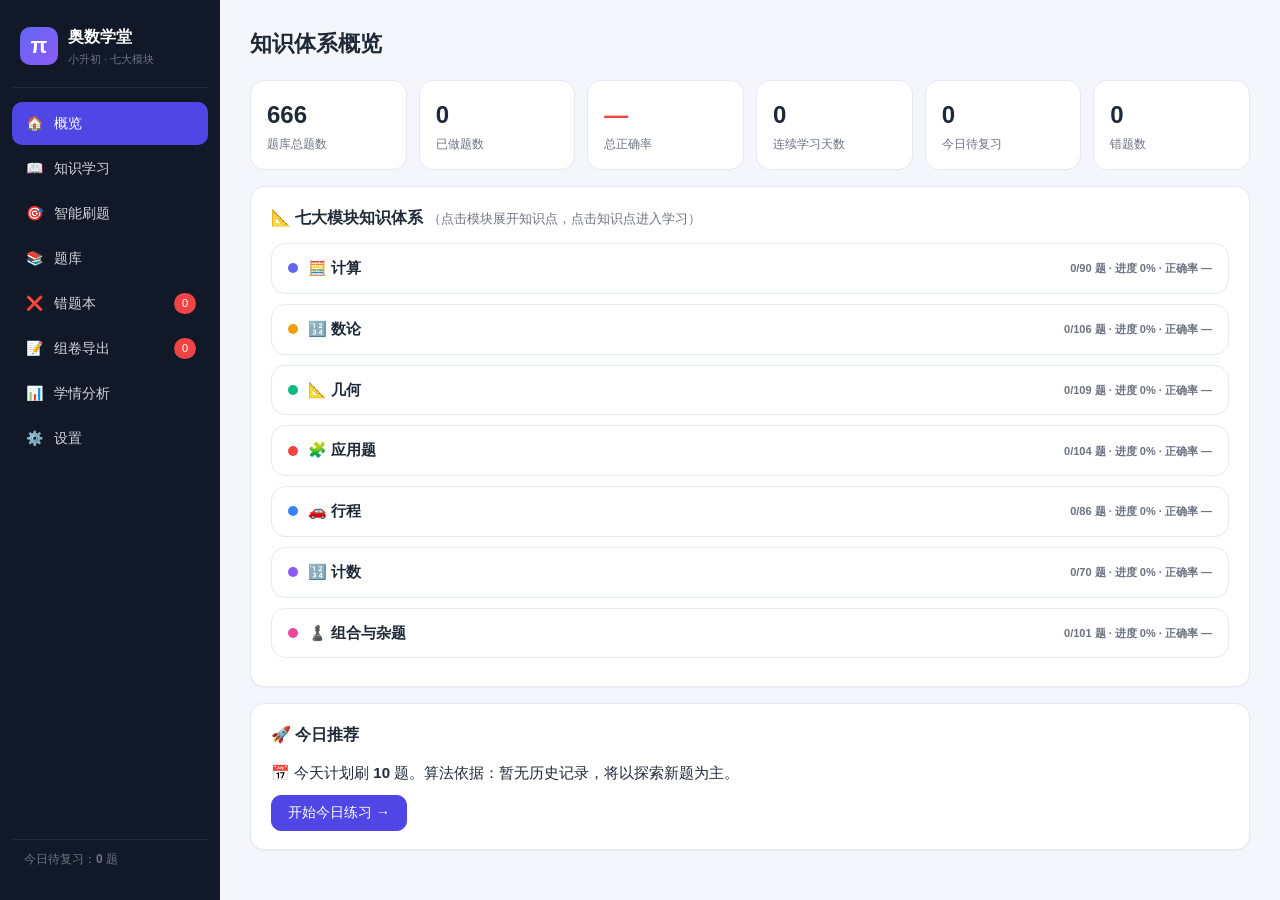
<file: index.html>
<!DOCTYPE html>
<html lang="zh-CN">
<head>
<meta charset="UTF-8">
<meta name="viewport" content="width=device-width, initial-scale=1.0">
<title>小升初奥数学习平台 · 智能刷题与知识体系</title>
<link rel="stylesheet" href="css/style.css">
<script src="js/vendor/echarts.min.js"></script>
</head>
<body>
<div class="layout">
  <aside class="sidebar" id="sidebar">
    <div class="brand">
      <div class="brand-logo">π</div>
      <div>
        <div class="brand-name">奥数学堂</div>
        <div class="brand-sub">小升初 · 七大模块</div>
      </div>
    </div>
    <nav class="nav">
      <a class="nav-item active" data-page="overview"><span class="nav-ico">🏠</span>概览</a>
      <a class="nav-item" data-page="study"><span class="nav-ico">📖</span>知识学习</a>
      <a class="nav-item" data-page="practice"><span class="nav-ico">🎯</span>智能刷题</a>
      <a class="nav-item" data-page="bank"><span class="nav-ico">📚</span>题库</a>
      <a class="nav-item" data-page="wrong"><span class="nav-ico">❌</span>错题本<span class="nav-badge" id="wrongBadge">0</span></a>
      <a class="nav-item" data-page="paper"><span class="nav-ico">📝</span>组卷导出<span class="nav-badge" id="paperBadge">0</span></a>
      <a class="nav-item" data-page="analytics"><span class="nav-ico">📊</span>学情分析</a>
      <a class="nav-item" data-page="settings"><span class="nav-ico">⚙️</span>设置</a>
    </nav>
    <div class="sidebar-foot" id="sidebarFoot">今日待复习：<b id="dueCount">0</b> 题</div>
  </aside>

  <main class="main" id="main">
    <!-- 概览 -->
    <section class="page active" id="page-overview">
      <h1 class="page-title">知识体系概览</h1>
      <div class="stat-cards" id="statCards"></div>
      <div class="card">
        <div class="card-title">📐 七大模块知识体系 <span class="muted">（点击模块展开知识点，点击知识点进入学习）</span></div>
        <div id="overviewTree" class="overview-tree"></div>
      </div>
      <div class="card">
        <div class="card-title">🚀 今日推荐</div>
        <div id="todaySuggest"></div>
      </div>
    </section>

    <!-- 知识学习 -->
    <section class="page" id="page-study">
      <h1 class="page-title">知识学习 · 交互式教材</h1>
      <div class="study-layout">
        <div class="study-tree card" id="studyTree"></div>
        <div class="study-content card" id="studyContent"></div>
      </div>
    </section>

    <!-- 智能刷题 -->
    <section class="page" id="page-practice">
      <h1 class="page-title">智能刷题</h1>
      <div class="practice-modes">
        <div class="card mode-card">
          <div class="card-title">🤖 算法推荐刷题</div>
          <p class="muted">基于记忆曲线（间隔重复）+ 知识体系进度 + 薄弱环节加权，为你自动组卷。</p>
          <div class="mode-row"><label>今日推荐题数</label><input type="number" id="algoCount" min="1" max="50" value="10"></div>
          <button class="btn primary" id="btnAlgoStart">生成今日练习</button>
          <div class="muted small" id="algoExplain"></div>
        </div>
        <div class="card mode-card">
          <div class="card-title">🔍 自主选题刷题</div>
          <p class="muted">自己指定模块、知识点与难度，从题库自由组卷。</p>
          <div class="mode-row"><label>模块</label><select id="selModule"></select></div>
          <div class="mode-row"><label>知识点</label><select id="selTopic"></select></div>
          <div class="mode-row"><label>难度</label><select id="selDiff"><option value="0">全部</option><option value="1">1星</option><option value="2">2星</option><option value="3">3星</option><option value="4">4星</option><option value="5">5星</option></select></div>
          <div class="mode-row"><label>题数</label><input type="number" id="selCount" min="1" max="50" value="10"></div>
          <div class="mode-row"><label><input type="checkbox" id="selWrongOnly"> 仅错题</label></div>
          <button class="btn" id="btnSelfStart">开始练习</button>
        </div>
      </div>
      <div class="card" id="practiceArea" style="display:none"></div>
    </section>

    <!-- 题库 -->
    <section class="page" id="page-bank">
      <h1 class="page-title">题库 <span class="muted small" id="bankCount"></span></h1>
      <div class="filters card">
        <input type="text" id="bankSearch" placeholder="搜索题干关键词…">
        <select id="bankModule"></select>
        <select id="bankTopic"></select>
        <select id="bankDiff"><option value="0">全部难度</option><option value="1">1星</option><option value="2">2星</option><option value="3">3星</option><option value="4">4星</option><option value="5">5星</option></select>
        <select id="bankStatus"><option value="all">全部状态</option><option value="done">已做</option><option value="undone">未做</option><option value="wrong">错题</option></select>
        <select id="bankSort" title="排序方式">
          <option value="knowledge">知识体系顺序</option>
          <option value="diffAsc">难度从低到高</option>
          <option value="diffDesc">难度从高到低</option>
          <option value="id">题库编号</option>
        </select>
      </div>
      <div id="bankList"></div>
    </section>

    <!-- 组卷导出 -->
    <section class="page" id="page-paper">
      <h1 class="page-title">组卷与导出</h1>
      <div class="card">
        <div class="card-title">🎲 一键组卷</div>
        <p class="muted">按模块、知识点、难度自动从题库抽取题目加入试卷。</p>
        <div class="mode-row"><label>模块</label><select id="paperModule"></select></div>
        <div class="mode-row"><label>知识点</label><select id="paperTopic"></select></div>
        <div class="mode-row"><label>难度</label><select id="paperDiff"><option value="0">全部</option><option value="1">1星</option><option value="2">2星</option><option value="3">3星</option><option value="4">4星</option><option value="5">5星</option></select></div>
        <div class="mode-row"><label>抽取题数</label><input type="number" id="paperCount" min="1" max="50" value="10"></div>
        <button class="btn primary" id="btnGenPaper">随机组卷 → 加入试卷</button>
      </div>
      <div class="card">
        <div class="card-title">📄 我的试卷 <span class="muted small" id="paperStat"></span></div>
        <div class="mode-row"><label>试卷标题</label><input type="text" id="paperTitle" value="小升初奥数测试卷"></div>
        <div class="mode-row"><label><input type="checkbox" id="paperWithAns" checked> 导出时附带答案解析</label></div>
        <div class="mode-row"><label><input type="checkbox" id="paperWithSrc" checked> 标注题目来源</label></div>
        <p class="muted small">A卷为学生版（无答案，含答题留白）；B卷为家长版（题号对应，附答案解析）。</p>
        <div style="display:flex;gap:10px;flex-wrap:wrap">
          <button class="btn" id="btnExportA">📄 导出 A卷 Word（学生版）</button>
          <button class="btn" id="btnExportB">📝 导出 B卷 Word（家长版）</button>
          <button class="btn" id="btnExportPdf">🖨️ 导出 PDF（A卷+B卷答案）</button>
          <button class="btn danger sm" id="btnClearPaper">清空试卷</button>
        </div>
      </div>
      <div id="paperList"></div>
    </section>

    <!-- 错题本 -->
    <section class="page" id="page-wrong">
      <h1 class="page-title">错题本</h1>
      <div class="card"><div class="card-title">📌 我的错题 <span class="muted small" id="wrongStat"></span></div>
        <button class="btn" id="btnWrongRedo">重做全部错题</button>
      </div>
      <div id="wrongList"></div>
    </section>

    <!-- 学情分析 -->
    <section class="page" id="page-analytics">
      <h1 class="page-title">学情分析 · 数据可视化</h1>
      <div class="grid2">
        <div class="card"><div class="card-title">📈 每日刷题量与正确率（近30天）</div><div class="chart" id="chartDaily"></div></div>
        <div class="card"><div class="card-title">🕸️ 七大模块能力雷达</div><div class="chart" id="chartRadar"></div></div>
        <div class="card"><div class="card-title">📊 各模块学习进度与刷题量</div><div class="chart" id="chartProgress"></div></div>
        <div class="card"><div class="card-title">🎯 各模块错误率</div><div class="chart" id="chartError"></div></div>
      </div>
      <div class="card">
        <div class="card-title">🧭 阿基米德提问式诊断 · 自主优化</div>
        <div id="archimedes"></div>
      </div>
      <div class="card">
        <div class="card-title">🗂️ 知识点强弱明细</div>
        <div id="strengthTable"></div>
      </div>
    </section>

    <!-- 设置 -->
    <section class="page" id="page-settings">
      <h1 class="page-title">设置</h1>
      <div class="card">
        <div class="card-title">⚙️ 学习偏好</div>
        <div class="mode-row"><label>每天刷题数（算法推荐）</label><input type="number" id="setDaily" min="1" max="100"></div>
        <div class="mode-row"><label>算法探索度（新题占比倾向 0-10，越高越爱出新题）</label><input type="range" id="setExplore" min="0" max="10" step="1"><span id="setExploreVal"></span></div>
        <button class="btn primary" id="btnSaveSettings">保存设置</button>
      </div>
      <div class="card">
        <div class="card-title">💾 数据管理</div>
        <p class="muted">学习记录保存在浏览器本地（localStorage）。换设备请导出导入。</p>
        <button class="btn" id="btnExport">导出数据</button>
        <button class="btn" id="btnImport">导入数据</button>
        <input type="file" id="fileImport" accept=".json" style="display:none">
        <button class="btn danger" id="btnReset">清空所有数据</button>
      </div>
      <div class="card"><div class="card-title">ℹ️ 关于</div><p class="muted">本站为小升初奥数自主学习平台，涵盖七大模块知识体系、交互式教材、智能刷题（记忆曲线+知识体系加权）、错题本与学情分析（阿基米德提问法自主优化）。数据仅存本机。</p></div>
    </section>
  </main>
</div>

<!-- 答题弹层 -->
<div class="modal" id="answerModal" style="display:none">
  <div class="modal-box">
    <div class="modal-close" id="answerModalClose">✕</div>
    <div id="answerModalBody"></div>
  </div>
</div>

<script src="js/data-knowledge.js"></script>
<script src="js/data-questions.js"></script>
<script src="js/data-source.js"></script>
<script src="js/figs.js"></script>
<script src="js/storage.js"></script>
<script src="js/algorithm.js"></script>
<script src="js/charts.js"></script>
<script src="js/app.js"></script>
</body>
</html>
</file>
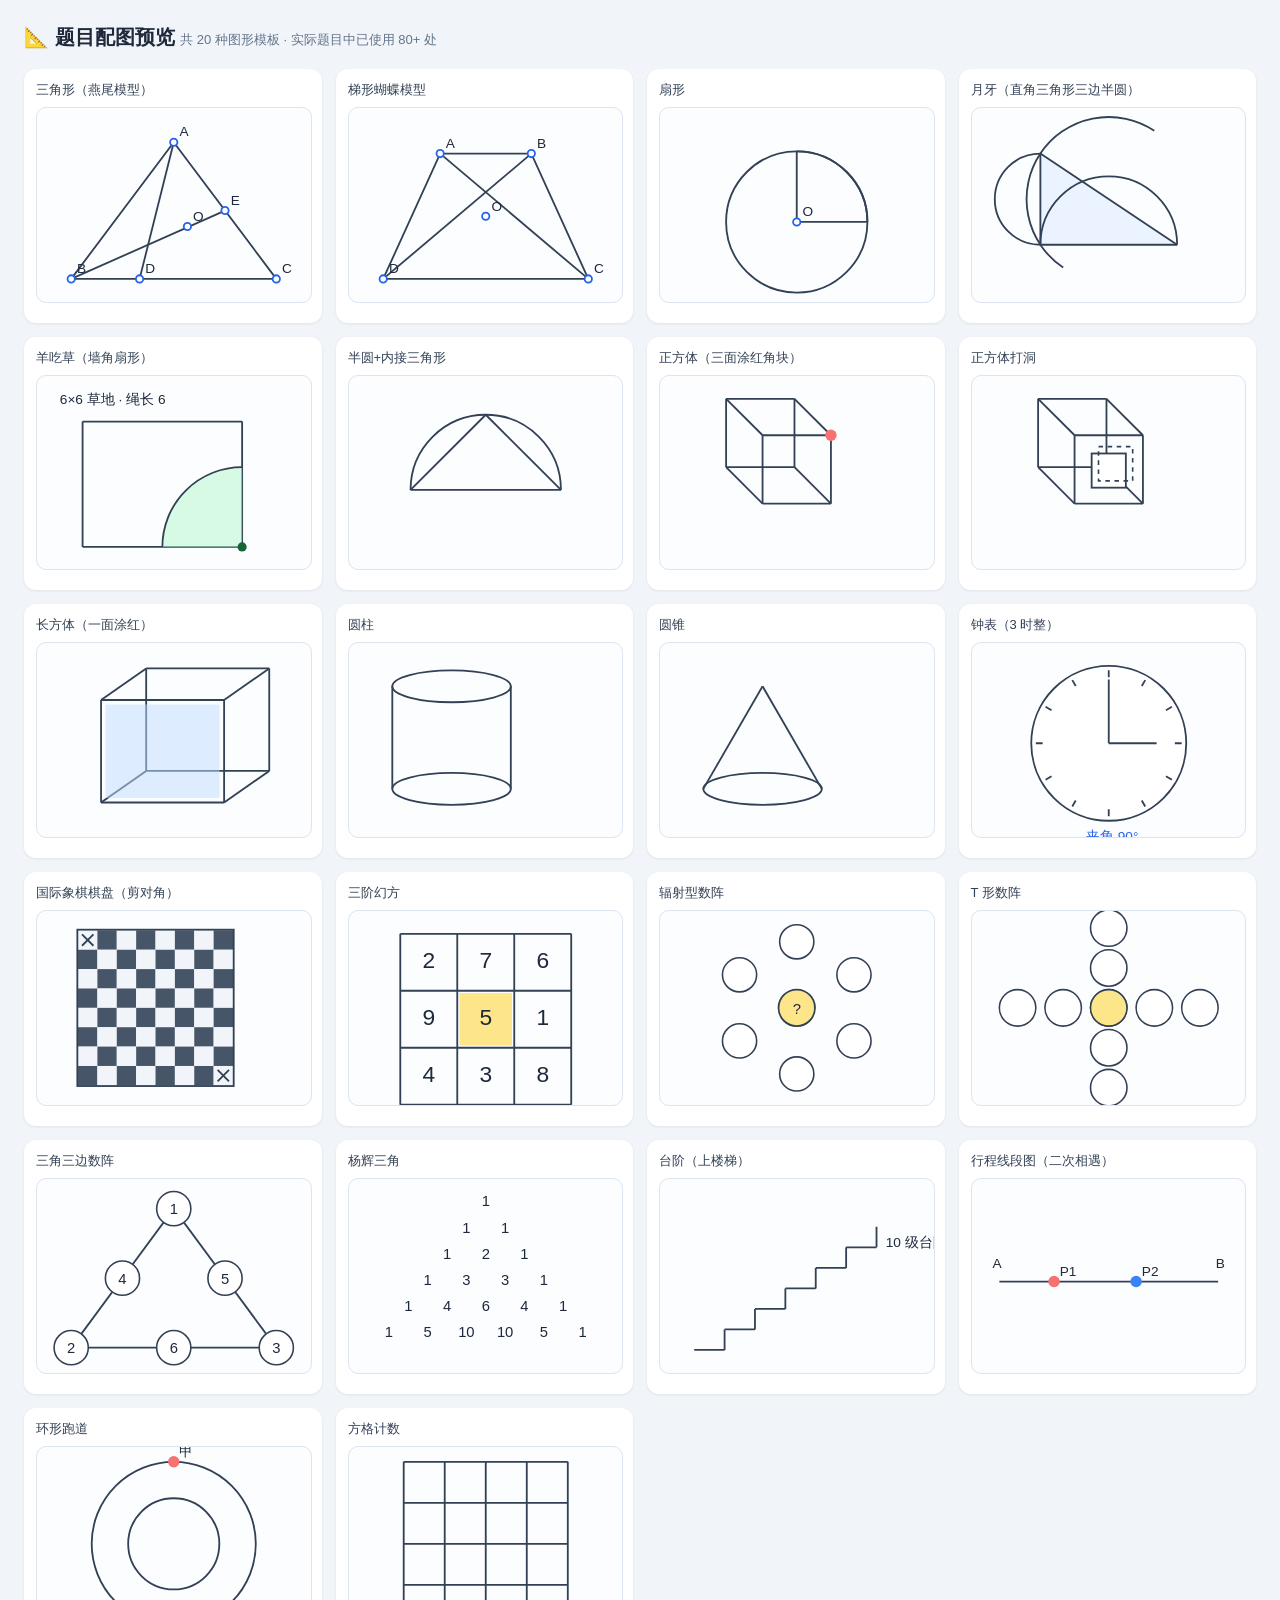
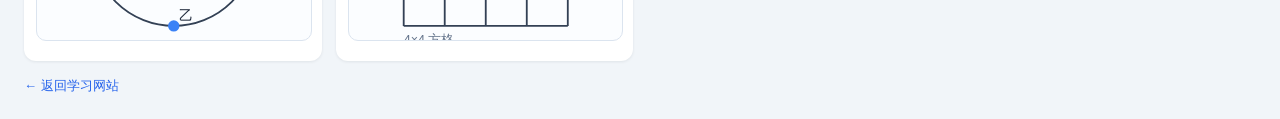
<file: docs/figs-preview.html>
<!DOCTYPE html>
<html lang="zh-CN">
<head>
<meta charset="UTF-8"><meta name="viewport" content="width=device-width,initial-scale=1">
<title>题目配图预览</title>
<style>
body{font-family:Arial,"Microsoft YaHei",sans-serif;background:#f1f5f9;margin:0;padding:24px;color:#1e293b}
h1{font-size:20px;margin:0 0 6px}h1 small{font-size:13px;color:#64748b;font-weight:normal}
.grid{display:grid;grid-template-columns:repeat(auto-fill,minmax(280px,1fr));gap:14px;margin-top:18px}
.card{background:#fff;border-radius:12px;padding:12px;box-shadow:0 1px 3px rgba(15,23,42,.08)}
.card .t{font-size:13px;color:#334155;margin-bottom:4px}
.card svg{width:100%;height:auto}
.back{display:inline-block;margin-top:16px;font-size:13px;color:#2563eb;text-decoration:none}
</style>
</head>
<body>
<h1>📐 题目配图预览 <small>共 20 种图形模板 · 实际题目中已使用 80+ 处</small></h1>
<div class="grid" id="g"></div>
<a class="back" href="../">← 返回学习网站</a>
<script src="../js/figs.js"></script>
<script src="../js/data-questions.js"></script>
<script>
var samples = [
 ['三角形（燕尾模型）',{t:'poly',p:[[120,30,'A'],[30,150,'B'],[210,150,'C']],s:[[120,30,90,150],[30,150,165,90]],pt:[{x:90,y:150,t:'D'},{x:165,y:90,t:'E'},{x:132,y:104,t:'O'}]}],
 ['梯形蝴蝶模型',{t:'poly',p:[[80,40,'A'],[160,40,'B'],[210,150,'C'],[30,150,'D']],s:[[80,40,210,150],[160,40,30,150]],pt:[{x:120,y:95,t:'O'}]}],
 ['扇形',{t:'poly',c:[{x:120,y:100,r:62}],s:[[120,100,120,38],[120,100,182,100]],a:[{x:120,y:100,r:62,a0:-90,a1:0}],pt:[{x:120,y:100,t:'O'}]}],
 ['月牙（直角三角形三边半圆）',{t:'moons'}],
 ['羊吃草（墙角扇形）',{t:'sheep',tag:'6×6 草地 · 绳长 6'}],
 ['半圆+内接三角形',{t:'semi'}],
 ['正方体（三面涂红角块）',{t:'cube',corner:true}],
 ['正方体打洞',{t:'cube',hole:true}],
 ['长方体（一面涂红）',{t:'cuboid',a:6,b:5,c:4,face:true}],
 ['圆柱',{t:'cylcone',kind:'cyl'}],
 ['圆锥',{t:'cylcone',kind:'cone'}],
 ['钟表（3 时整）',{t:'clock',hh:3,mm:0,ang:90}],
 ['国际象棋棋盘（剪对角）',{t:'chess',cut:['tl','br']}],
 ['三阶幻方',{t:'magic',g:[[2,7,6],[9,5,1],[4,3,8]],hl:[1,1]}],
 ['辐射型数阵',{t:'radial',n:6,center:'?'}],
 ['T 形数阵',{t:'tnum'}],
 ['三角三边数阵',{t:'triRing',vals:[1,2,3,4,5,6]}],
 ['杨辉三角',{t:'pascal'}],
 ['台阶（上楼梯）',{t:'steps',n:6,tag:'10 级台阶'}],
 ['行程线段图（二次相遇）',{t:'line',x1:24,x2:216,y:90,marks:[[72,90,'#f87171','P1'],[144,90,'#3b82f6','P2']],tags:[[18,78,'A'],[214,78,'B']]}],
 ['环形跑道',{t:'ring',pts:[[120,13,'#f87171','甲'],[120,157,'#3b82f6','乙']]}],
 ['方格计数',{t:'grid',m:4,n:4,note:'4×4 方格'}]
];
var g=document.getElementById('g');
samples.forEach(function(s){
  var d=document.createElement('div');d.className='card';
  d.innerHTML='<div class="t">'+s[0]+'</div>'+window.FIG(s[1]);
  g.appendChild(d);
});
</script>
</body>
</html>
</file>
<file: css/style.css>
:root{
  --bg:#f4f6fb; --card:#ffffff; --line:#e5e9f2; --text:#1f2937; --muted:#6b7280;
  --primary:#4f46e5; --primary-2:#6366f1; --ok:#10b981; --bad:#ef4444; --warn:#f59e0b;
  --side:#111827; --side-text:#d1d5db; --radius:14px;
}
*{box-sizing:border-box;margin:0;padding:0}
body{font-family:"Segoe UI","Microsoft YaHei","PingFang SC",sans-serif;background:var(--bg);color:var(--text);font-size:15px;line-height:1.65}
.layout{display:flex;min-height:100vh}
.sidebar{width:220px;background:var(--side);color:var(--side-text);padding:20px 12px;position:sticky;top:0;height:100vh;display:flex;flex-direction:column}
.brand{display:flex;gap:10px;align-items:center;padding:4px 8px 18px;border-bottom:1px solid #1f2937;margin-bottom:14px}
.brand-logo{width:38px;height:38px;border-radius:10px;background:linear-gradient(135deg,#6366f1,#8b5cf6);display:flex;align-items:center;justify-content:center;font-size:22px;color:#fff;font-weight:700}
.brand-name{color:#fff;font-weight:700;font-size:16px}
.brand-sub{font-size:11px;color:#6b7280}
.nav{display:flex;flex-direction:column;gap:2px;flex:1}
.nav-item{display:flex;align-items:center;gap:10px;padding:10px 12px;border-radius:10px;color:var(--side-text);text-decoration:none;cursor:pointer;transition:.15s;font-size:14px}
.nav-item:hover{background:#1f2937;color:#fff}
.nav-item.active{background:var(--primary);color:#fff}
.nav-ico{width:20px;text-align:center}
.nav-badge{margin-left:auto;background:#ef4444;color:#fff;border-radius:99px;padding:1px 8px;font-size:11px}
.sidebar-foot{padding:10px 12px;font-size:12px;color:#6b7280;border-top:1px solid #1f2937}
.main{flex:1;padding:26px 30px;max-width:1200px;min-width:0}
.page{display:none}
.page.active{display:block}
.page-title{font-size:22px;font-weight:700;margin-bottom:18px}
.card{background:var(--card);border:1px solid var(--line);border-radius:var(--radius);padding:18px 20px;margin-bottom:16px;box-shadow:0 1px 2px rgba(16,24,40,.04)}
.card-title{font-weight:700;font-size:16px;margin-bottom:12px}
.muted{color:var(--muted);font-weight:400;font-size:13px}
.small{font-size:12px}
.stat-cards{display:grid;grid-template-columns:repeat(auto-fit,minmax(150px,1fr));gap:12px;margin-bottom:16px}
.stat-card{background:var(--card);border:1px solid var(--line);border-radius:var(--radius);padding:14px 16px}
.stat-card .v{font-size:24px;font-weight:700}
.stat-card .k{font-size:12px;color:var(--muted)}
.stat-card .v.ok{color:var(--ok)} .stat-card .v.bad{color:var(--bad)} .stat-card .v.warn{color:var(--warn)}
.btn{display:inline-block;background:#fff;border:1px solid var(--line);border-radius:10px;padding:8px 16px;cursor:pointer;font-size:14px;transition:.15s;color:var(--text)}
.btn:hover{border-color:var(--primary);color:var(--primary)}
.btn.primary{background:var(--primary);border-color:var(--primary);color:#fff}
.btn.primary:hover{background:var(--primary-2);color:#fff}
.btn.danger{background:#fff;border-color:#fecaca;color:var(--bad)}
.btn.danger:hover{background:var(--bad);color:#fff}
.btn.sm{padding:4px 10px;font-size:12px;border-radius:8px}
input[type=text],input[type=number],select{width:100%;padding:8px 10px;border:1px solid var(--line);border-radius:10px;font-size:14px;background:#fff;color:var(--text)}
input:focus,select:focus{outline:2px solid #c7d2fe;border-color:var(--primary)}
.mode-row{display:flex;align-items:center;gap:10px;margin:10px 0}
.mode-row label{font-size:13px;color:#374151;min-width:110px}
.mode-row input[type=checkbox]{width:auto}
.grid2{display:grid;grid-template-columns:1fr 1fr;gap:16px}
.chart{height:300px;width:100%}
.overview-tree .mod{background:var(--card);border:1px solid var(--line);border-radius:var(--radius);margin-bottom:10px;overflow:hidden}
.overview-tree .mod-head{display:flex;align-items:center;gap:10px;padding:12px 16px;cursor:pointer;font-weight:700}
.overview-tree .mod-head .dot{width:10px;height:10px;border-radius:50%}
.overview-tree .mod-head .badge{margin-left:auto;font-size:11px;color:var(--muted)}
.overview-tree .mod-body{display:none;padding:2px 16px 14px;border-top:1px dashed var(--line)}
.overview-tree .mod.open .mod-body{display:block}
.overview-tree .topic{display:inline-flex;align-items:center;gap:6px;padding:6px 12px;margin:6px 6px 0 0;border:1px solid var(--line);border-radius:99px;cursor:pointer;font-size:13px;background:#f9fafb;transition:.15s}
.overview-tree .topic:hover{border-color:var(--primary);color:var(--primary)}
.overview-tree .topic.weak{background:#fef2f2;border-color:#fecaca;color:var(--bad)}
.study-layout{display:grid;grid-template-columns:280px 1fr;gap:16px;align-items:start}
.study-tree .mod-t{margin:6px 0;font-weight:700;font-size:13px;display:flex;align-items:center;gap:6px;cursor:pointer}
.study-tree .topics{display:none;padding-left:14px}
.study-tree .mod-t.open + .topics{display:block}
.study-tree .topic-t{display:block;padding:6px 10px;border-radius:8px;cursor:pointer;font-size:13px;color:#374151;border-left:3px solid transparent}
.study-tree .topic-t.active{background:#eef2ff;border-left-color:var(--primary);color:var(--primary);font-weight:600}
.study-tree .topic-t.weak::after{content:"⚡薄弱";font-size:10px;color:#fff;background:var(--bad);border-radius:6px;padding:1px 5px;margin-left:6px}
.study-tree .topic-t.done::before{content:"✅";margin-right:4px}
.section-item{border:1px solid var(--line);border-radius:12px;margin-bottom:10px;overflow:hidden}
.section-item .sec-head{display:flex;align-items:center;gap:8px;padding:11px 14px;cursor:pointer;background:#f9fafb;font-weight:600;font-size:14px}
.section-item .sec-head .arrow{transition:.2s;color:var(--muted)}
.section-item.open .sec-head .arrow{transform:rotate(90deg)}
.section-item .sec-body{display:none;padding:14px 16px;border-top:1px dashed var(--line)}
.section-item.open .sec-body{display:block}
.sec-body h4{margin:10px 0 6px;font-size:14px}
.sec-body p{margin:6px 0}
.sec-body .formula{background:#f5f3ff;border-left:3px solid #8b5cf6;padding:8px 12px;border-radius:6px;margin:8px 0;font-family:Consolas,monospace}
.sec-body .keybox{background:#ecfdf5;border:1px solid #a7f3d0;border-radius:8px;padding:10px 12px;margin:8px 0;font-size:13px}
.sec-body .warnbox{background:#fffbeb;border:1px solid #fde68a;border-radius:8px;padding:10px 12px;margin:8px 0;font-size:13px}
.sec-body .exbox{background:#f8fafc;border:1px solid var(--line);border-radius:8px;padding:10px 12px;margin:8px 0;font-size:13px}
.sec-body .exbox .sol{display:none;margin-top:8px;color:#065f46}
.sec-body .exbox .sol.open{display:block}
.filters{display:flex;gap:10px;flex-wrap:wrap;align-items:center}
.filters input[type=text]{flex:1;min-width:180px}
.filters select{width:auto;min-width:120px}
.q-item{border:1px solid var(--line);border-radius:12px;padding:12px 14px;margin-bottom:10px}
.q-item .q-head{display:flex;gap:8px;align-items:center;flex-wrap:wrap}
.q-item .tag{font-size:11px;border-radius:6px;padding:2px 8px;background:#eef2ff;color:var(--primary)}
.q-item .tag.diff{background:#fff7ed;color:#c2410c}
.q-item .tag.wrong{background:#fef2f2;color:var(--bad)}
.q-item .tag.src{background:#f0fdfa;color:#0f766e;white-space:normal;text-align:left;line-height:1.5}
.q-item .q-text{margin:8px 0}
.q-item .q-ans{display:none;background:#f9fafb;border-left:3px solid var(--primary);padding:10px 12px;border-radius:6px;margin-top:8px;font-size:13px}
.q-item .q-ans.open{display:block}
.q-item .q-ans .explain{color:#065f46;margin-top:6px}
.q-options{margin:6px 0;display:flex;flex-direction:column;gap:6px}
.q-options label{display:flex;gap:8px;align-items:flex-start;padding:8px 10px;border:1px solid var(--line);border-radius:8px;cursor:pointer;font-size:14px}
.q-options label:hover{border-color:var(--primary)}
.q-options label.picked{border-color:var(--primary);background:#eef2ff}
.q-options label.correct{background:#ecfdf5;border-color:var(--ok)}
.q-options label.incorrect{background:#fef2f2;border-color:var(--bad)}
.practice-top{display:flex;justify-content:space-between;align-items:center;margin-bottom:12px;flex-wrap:wrap;gap:8px}
.practice-progress{height:8px;background:var(--line);border-radius:99px;overflow:hidden;margin-bottom:14px}
.practice-progress i{display:block;height:100%;background:linear-gradient(90deg,#6366f1,#8b5cf6);transition:.3s}
.result-box{border:1px solid #a7f3d0;background:#ecfdf5;border-radius:10px;padding:12px;margin-top:12px}
.result-box.wrong{border-color:#fecaca;background:#fef2f2}
.feedback-btns{display:flex;gap:10px;margin-top:14px;flex-wrap:wrap}
.wrong-item{border:1px solid var(--line);border-radius:12px;padding:12px 14px;margin-bottom:10px;display:flex;gap:10px;align-items:flex-start}
.wrong-item .cnt{background:var(--bad);color:#fff;border-radius:99px;min-width:26px;height:26px;display:flex;align-items:center;justify-content:center;font-size:12px;font-weight:700}
.wrong-item .body{flex:1}
.arch-question{background:#f5f3ff;border:1px solid #ddd6fe;border-radius:10px;padding:12px 14px;margin:10px 0}
.arch-question .q-num{color:var(--primary);font-weight:700}
.arch-answer{border:1px solid var(--line);border-radius:10px;padding:10px 12px;margin:8px 0 8px 18px;font-size:13px}
.arch-answer .user{margin-top:8px;color:var(--muted)}
table.strength{width:100%;border-collapse:collapse;font-size:13px}
table.strength th,table.strength td{border:1px solid var(--line);padding:7px 10px;text-align:center}
table.strength th{background:#f9fafb}
.pill{display:inline-block;padding:2px 10px;border-radius:99px;font-size:12px;color:#fff}
.pill.good{background:var(--ok)} .pill.mid{background:var(--warn)} .pill.low{background:var(--bad)}
.modal{position:fixed;inset:0;background:rgba(17,24,39,.55);display:flex;align-items:center;justify-content:center;z-index:99}
.modal-box{background:#fff;border-radius:16px;max-width:680px;width:92%;max-height:86vh;overflow:auto;padding:24px;position:relative}
.modal-close{position:absolute;top:12px;right:14px;cursor:pointer;font-size:18px;color:var(--muted)}
.toast{position:fixed;bottom:26px;left:50%;transform:translateX(-50%);background:#111827;color:#fff;padding:10px 20px;border-radius:99px;font-size:13px;z-index:100;opacity:0;transition:.3s;pointer-events:none}
.toast.show{opacity:1}
.plan-card{border:1px solid #ddd6fe;background:#faf9ff;border-radius:10px;padding:12px 14px;margin:10px 0;font-size:13px}
@media(max-width:900px){
  .layout{flex-direction:column}
  .sidebar{width:100%;height:auto;position:static;flex-direction:row;align-items:center;gap:8px;overflow-x:auto;padding:10px}
  .nav{flex-direction:row;flex:1;overflow-x:auto}
  .nav-item{white-space:nowrap}
  .brand{margin-bottom:0;padding:0 8px 0 0;border:none}
  .sidebar-foot{display:none}
  .grid2,.study-layout{grid-template-columns:1fr}
  .main{padding:16px 12px}
}

/* ---- 试卷导出打印样式 ---- */
.paper-item{border:1px solid var(--line);border-radius:10px;padding:10px 14px;margin-bottom:8px;display:flex;gap:10px;align-items:flex-start;background:#fff}
.paper-item .idx{background:#eef2ff;color:var(--primary);border-radius:8px;min-width:28px;height:28px;display:flex;align-items:center;justify-content:center;font-weight:700;font-size:13px}
.paper-item .body{flex:1;font-size:14px}
.paper-item .opts{margin:4px 0 0;color:#374151;font-size:13px}
.paper-item .src{margin-top:4px;font-size:12px;color:var(--muted)}
@media print{
  body *{visibility:hidden}
  .print-area, .print-area *{visibility:visible}
  .print-area{position:absolute;left:0;top:0;width:100%}
  .no-print{display:none!important}
}
.print-doc{font-family:"SimSun","Songti SC",serif;font-size:14px;line-height:1.8;color:#000;padding:24px}
.print-doc h1{text-align:center;font-size:22px;margin-bottom:6px}
.print-doc .sub{text-align:center;font-size:13px;color:#333;margin-bottom:16px}
.print-doc .q{margin:14px 0;page-break-inside:avoid}
.print-doc .q .t{font-weight:600}
.print-doc .q .o{margin:2px 0 2px 22px}
.print-doc .q .src{font-size:11px;color:#555}
.print-doc .ans{margin:6px 0 0;color:#1a5f3a;font-size:13px}
.print-doc .ans .exp{color:#333}
.print-doc hr{border:none;border-top:1px dashed #999;margin:10px 0}
.print-doc .blank-line{border-bottom:1px solid #999;height:26px;margin:2px 0}
.print-doc .page-break{page-break-before:always}
/* ---- 知识学习 v2：讲师式讲解样式 ---- */
.goalbox{background:#eef2ff;border-left:4px solid #6366f1;padding:8px 12px;border-radius:8px;margin:6px 0 4px;font-size:14px;line-height:1.7}
.posline{color:var(--muted);font-size:12px;margin:0 0 10px}
.introbox{background:linear-gradient(135deg,#f8fafc,#eef2ff);border-left:4px solid #818cf8;padding:10px 14px;border-radius:10px;font-size:14px;line-height:1.9}
.tipbox{background:#fffbeb;border-left:4px solid #f59e0b;padding:10px 14px;border-radius:10px;font-size:14px;line-height:1.9}
.formulabox{background:#f5f3ff;border:1px dashed #a78bfa;padding:8px 14px;border-radius:10px;text-align:center;font-size:15px;line-height:1.9}
.ex-q{font-size:15px;line-height:1.8;margin-bottom:8px}
.thinkline{color:#0f766e;background:#f0fdfa;border-left:4px solid #14b8a6;padding:6px 10px;border-radius:6px;margin:6px 0;font-size:14px;line-height:1.8}
.sumbox{background:#fff7ed;border-left:4px solid #f97316;padding:6px 10px;border-radius:6px;margin-top:8px;font-size:14px;line-height:1.8}
.exbox .sol{line-height:1.9}
.section-item .sec-head{font-size:15px}
.section-item .sec-body p{line-height:1.9;margin:6px 0}

/* ---- 真题链接直达题库 ---- */
.relatedbox{background:#f0f9ff;border:1px dashed #7dd3fc;border-radius:10px;padding:10px 12px;margin-top:8px}
.rel-head{font-size:13px;color:#0369a1;margin-bottom:6px}
.rel-list{display:flex;flex-wrap:wrap;gap:6px}
.rel-item{background:#fff;border:1px solid #bae6fd;border-radius:8px;padding:4px 10px;font-size:13px;cursor:pointer;color:#0c4a6e;text-align:left;max-width:320px}
.rel-item:hover{background:#e0f2fe}
.rel-all{margin-top:8px}
.hl-item{outline:3px solid #f59e0b;background:#fffbeb}
</file>
